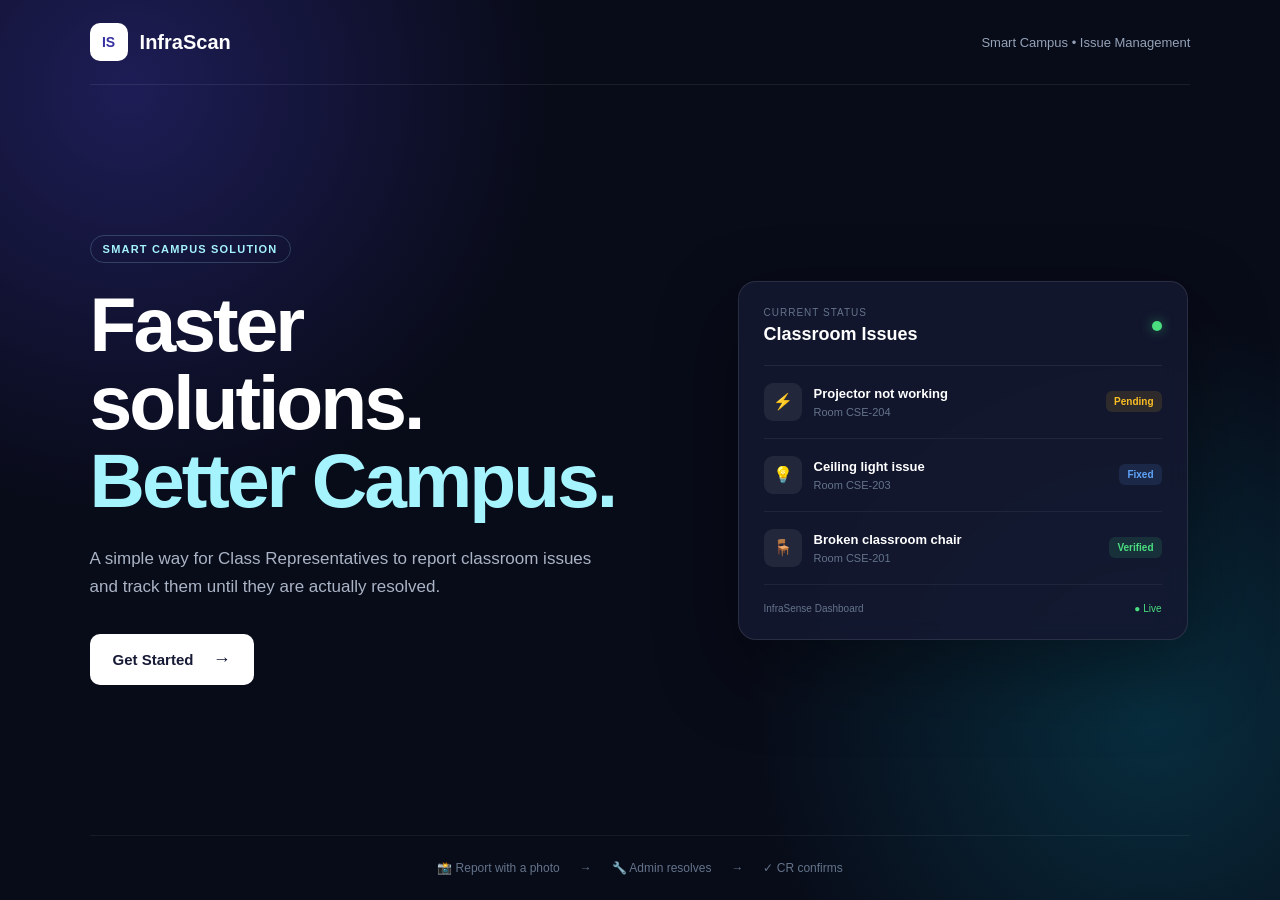
<file: index.html>
<!DOCTYPE html>
<html lang="en">
<head>
    <meta charset="UTF-8">
    <meta name="viewport" content="width=device-width, initial-scale=1.0">

    <title>InfraScan | Smart Campus</title>

    <link rel="stylesheet" href="./static/style.css">
</head>

<body>

    <main class="hero">

        <!-- Navigation -->
        <nav class="navbar">

            <div class="brand">
                <div class="brand-logo">IS</div>

                <span>InfraScan</span>
            </div>

            <div class="nav-text">
                Smart Campus • Issue Management
            </div>

        </nav>


        <!-- Main Content -->
        <section class="hero-content">

            <div class="hero-left">

                <div class="small-tag">
                    SMART CAMPUS SOLUTION
                </div>

                <h1>
                    Faster solutions.<br>
                    <span>Better Campus.</span>
                </h1>

                <p class="description">
                    A simple way for Class Representatives to report
                    classroom issues and track them until they are
                    actually resolved.
                </p>

                <button class="start-btn" onclick="startApp()">
                    Get Started
                    <span>→</span>
                </button>

            </div>


            <!-- Right Side -->
            <div class="hero-right">

                <div class="preview-card">

                    <div class="preview-top">

                        <div>
                            <p class="preview-label">CURRENT STATUS</p>
                            <h3>Classroom Issues</h3>
                        </div>

                        <div class="status-dot"></div>

                    </div>


                    <div class="issue-item">

                        <div class="issue-icon">⚡</div>

                        <div class="issue-info">
                            <strong>Projector not working</strong>
                            <small>Room CSE-204</small>
                        </div>

                        <span class="pending">Pending</span>

                    </div>


                    <div class="issue-item">

                        <div class="issue-icon">💡</div>

                        <div class="issue-info">
                            <strong>Ceiling light issue</strong>
                            <small>Room CSE-203</small>
                        </div>

                        <span class="fixed">Fixed</span>

                    </div>


                    <div class="issue-item">

                        <div class="issue-icon">🪑</div>

                        <div class="issue-info">
                            <strong>Broken classroom chair</strong>
                            <small>Room CSE-201</small>
                        </div>

                        <span class="verified">Verified</span>

                    </div>


                    <div class="card-footer">
                        <span>InfraSense Dashboard</span>
                        <span>● Live</span>
                    </div>

                </div>

            </div>

        </section>


        <!-- Bottom -->
        <div class="bottom-info">

            <span>📸 Report with a photo</span>
            <span>→</span>
            <span>🔧 Admin resolves</span>
            <span>→</span>
            <span>✓ CR confirms</span>

        </div>

    </main>


    <script src="./static/script.js"></script>

</body>
</html>
</file>
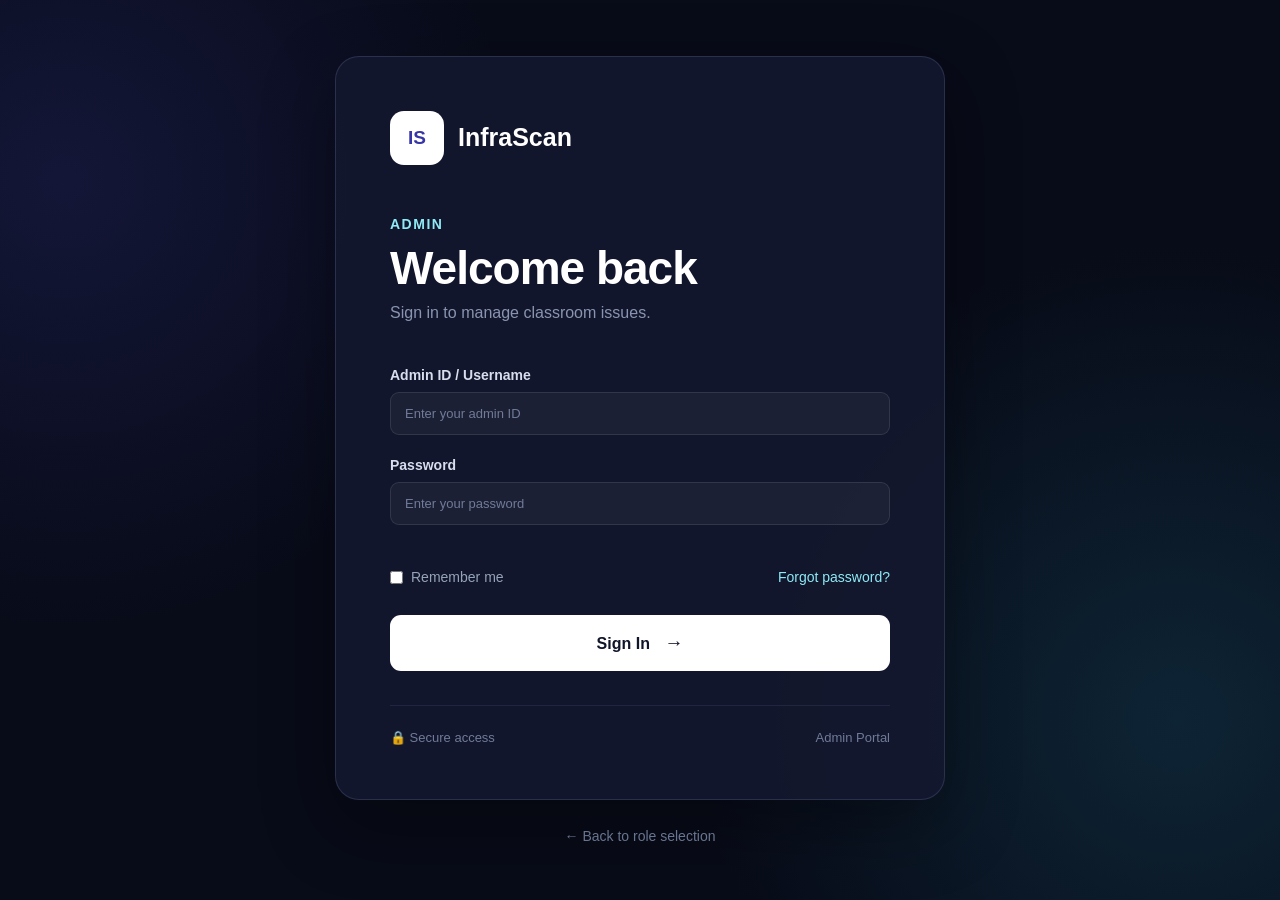
<file: admin-dashboard.html>
<!DOCTYPE html>
<html lang="en">

<head>

    <meta charset="UTF-8">

    <meta
        name="viewport"
        content="width=device-width, initial-scale=1.0">

    <title>
        Admin Dashboard | InfraSense
    </title>

    <link
        rel="stylesheet"
        href="./static/style.css">

</head>


<body class="admin-page">


    <nav class="admin-nav">

        <div class="admin-brand">

            <div class="admin-logo">
                IS
            </div>

            <span>
                InfraScan
            </span>

        </div>


        <div class="admin-nav-right">

            <span>
                Admin Portal
            </span>

            <button
                onclick="logout()"
                class="admin-logout">

                Logout

            </button>

        </div>

    </nav>



    <main class="admin-main">


        <section class="admin-welcome">

            <div>

                <span class="admin-label">
                    ADMIN PORTAL
                </span>

                <h1>
                    Issue Management
                </h1>

                <p>
                    Review classroom issues reported by CRs.
                </p>

            </div>

        </section>



        <section class="admin-stats">


            <div class="admin-stat-card">

                <span>
                    Total Reports
                </span>

                <strong id="totalReports">
                    0
                </strong>

            </div>


            <div class="admin-stat-card">

                <span>
                    Pending
                </span>

                <strong id="pendingReports">
                    0
                </strong>

            </div>


            <div class="admin-stat-card">

                <span>
                    Awaiting Confirmation
                </span>

                <strong id="confirmationReports">
                    0
                </strong>

            </div>


            <div class="admin-stat-card">

                <span>
                    Resolved
                </span>

                <strong id="resolvedReports">
                    0
                </strong>

            </div>

        </section>



        <section class="admin-complaints">


            <div class="admin-section-header">

                <div>

                    <h2>
                        Reported Issues
                    </h2>

                    <p>
                        Complaints submitted by Student / CR.
                    </p>

                </div>

            </div>



            <div class="admin-empty">

                <div class="admin-empty-icon">
                    ✓
                </div>

                <h3>
                    No issues reported yet
                </h3>

                <p>
                    New classroom complaints submitted by
                    CRs will appear here.
                </p>

            </div>


        </section>

    </main>


    <script src="./static/script.js"></script>

</body>

</html>
</file>
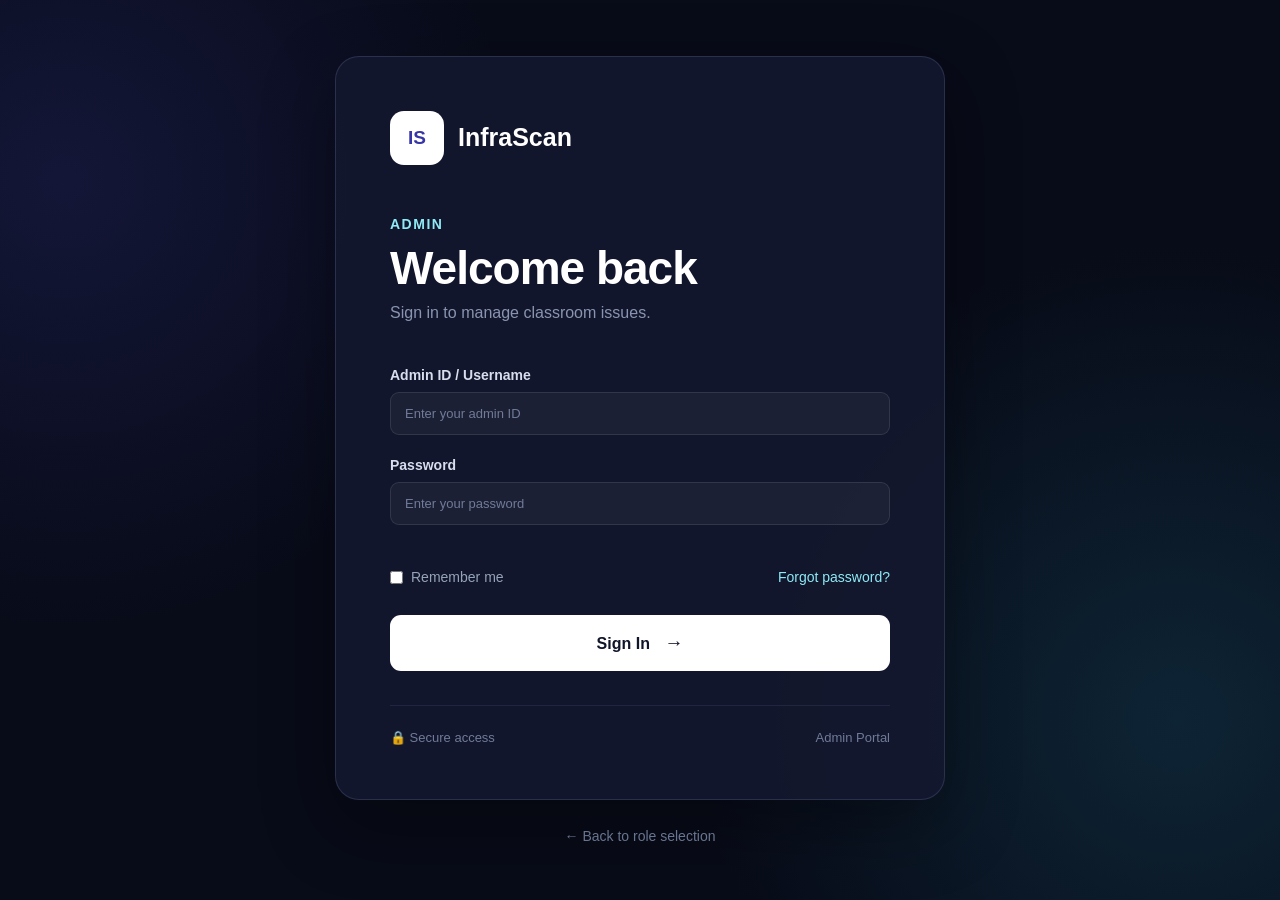
<file: admin-login.html>
<!DOCTYPE html>
<html lang="en">

<head>
    <meta charset="UTF-8">
    <meta name="viewport" content="width=device-width, initial-scale=1.0">

    <title>Admin Login | InfraScan</title>

    <link rel="stylesheet" href="./static/style.css">
</head>

<body class="login-page">

    <div class="login-card">

        <div class="login-brand">

            <div class="login-logo">
                IS
            </div>

            <span>InfraScan</span>

        </div>


        <div class="login-heading">

            <span class="login-role">
                ADMIN
            </span>

            <h1>Welcome back</h1>

            <p>
                Sign in to manage classroom issues.
            </p>

        </div>


        <form id="adminLoginForm">

            <div class="login-field">

                <label for="adminId">
                    Admin ID / Username
                </label>

                <input
                    type="text"
                    id="adminId"
                    placeholder="Enter your admin ID"
                    required>

            </div>


            <div class="login-field">

                <label for="adminPassword">
                    Password
                </label>

                <input
                    type="password"
                    id="adminPassword"
                    placeholder="Enter your password"
                    required>

            </div>


            <div class="login-options">

                <label class="remember">
                    <input type="checkbox">
                    Remember me
                </label>

                <a href="#" onclick="return false;">
                    Forgot password?
                </a>

            </div>


            <button
                type="submit"
                class="login-submit">

                Sign In
                <span>→</span>

            </button>

        </form>


        <div class="login-footer">

            <span>🔒 Secure access</span>

            <span>Admin Portal</span>

        </div>

    </div>


    <button
        class="back-role"
        onclick="window.location.href='role.html'">

        ← Back to role selection

    </button>


    <script src="./static/script.js"></script>

</body>

</html>
</file>
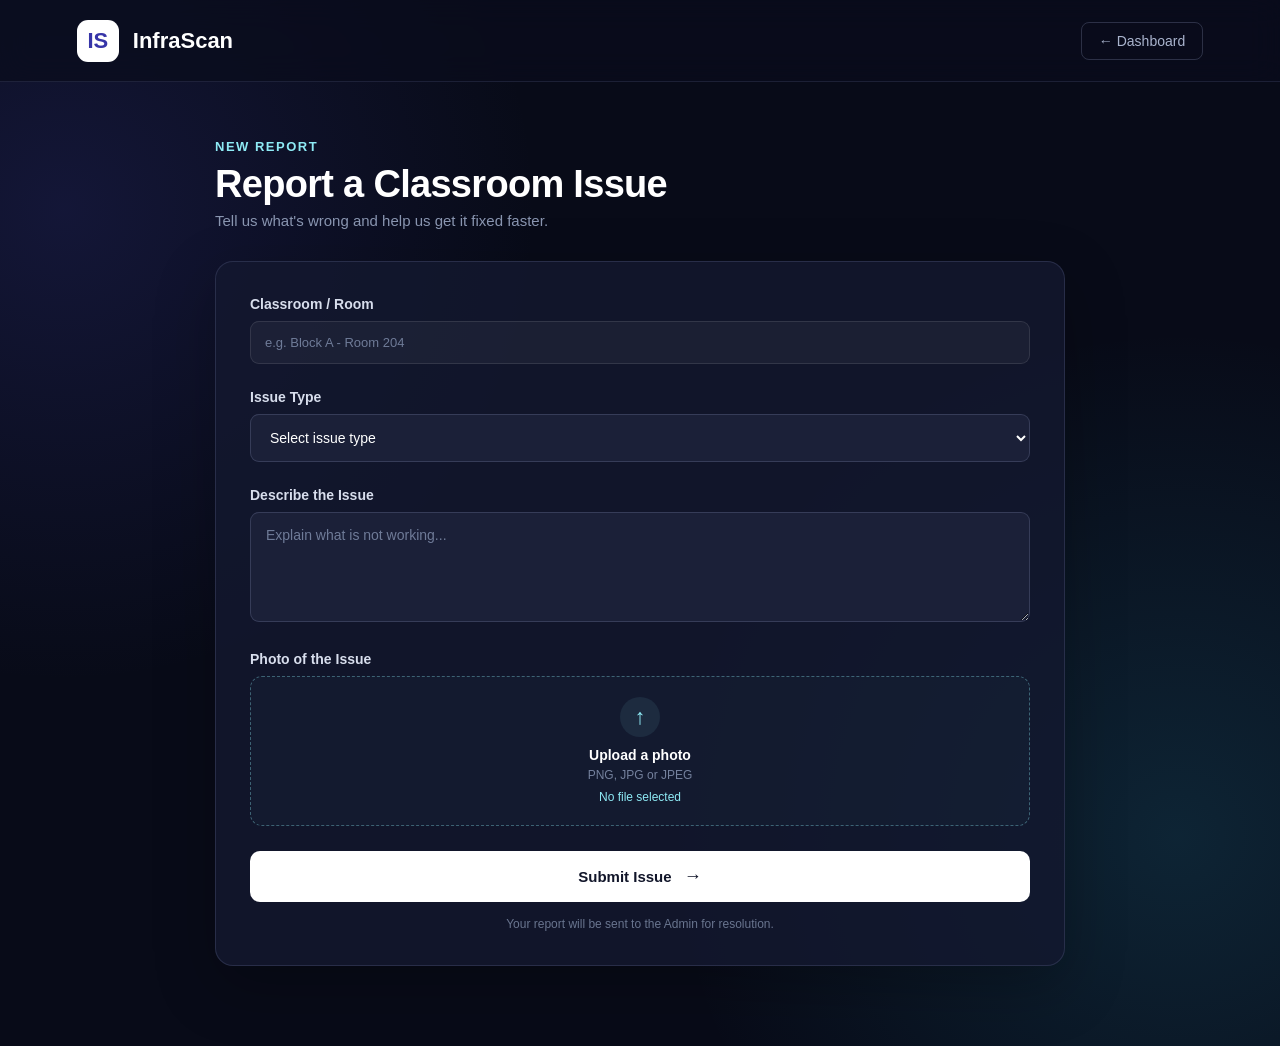
<file: new-complaint.html>
<!DOCTYPE html>
<html lang="en">

<head>

    <meta charset="UTF-8">

    <meta
        name="viewport"
        content="width=device-width, initial-scale=1.0">

    <title>Report Issue | InfraScan</title>

    <link
        rel="stylesheet"
        href="./static/style.css">

</head>


<body class="report-page">


    <!-- =========================
         NAVIGATION
    ========================== -->

    <nav class="report-nav">

        <div class="report-brand">

            <div class="report-logo">
                IS
            </div>

            <span>
                InfraScan
            </span>

        </div>


        <button
            type="button"
            class="back-dashboard"
            onclick="goBack()">

            ← Dashboard

        </button>

    </nav>



    <!-- =========================
         MAIN CONTENT
    ========================== -->

    <main class="report-container">


        <div class="report-heading">

            <span class="report-label">
                NEW REPORT
            </span>

            <h1>
                Report a Classroom Issue
            </h1>

            <p>
                Tell us what's wrong and help us get it fixed faster.
            </p>

        </div>



        <!-- =========================
             REPORT FORM
        ========================== -->

        <section class="report-card">


            <form id="issueForm">


                <!-- Classroom -->

                <div class="form-group">

                    <label for="classroom">
                        Classroom / Room
                    </label>

                    <input
                        type="text"
                        id="classroom"
                        name="classroom"
                        placeholder="e.g. Block A - Room 204"
                        required>

                </div>



                <!-- Issue Type -->

                <div class="form-group">

                    <label for="issueType">
                        Issue Type
                    </label>

                    <select
                        id="issueType"
                        name="issueType"
                        required>

                        <option value="">
                            Select issue type
                        </option>

                        <option value="Electricity">
                            Electricity / Power
                        </option>

                        <option value="Fan">
                            Fan / AC
                        </option>

                        <option value="Light">
                            Light
                        </option>

                        <option value="Furniture">
                            Furniture / Desk
                        </option>

                        <option value="Projector">
                            Projector / Display
                        </option>

                        <option value="Network">
                            Internet / Network
                        </option>

                        <option value="Other">
                            Other
                        </option>

                    </select>

                </div>



                <!-- Description -->

                <div class="form-group">

                    <label for="description">
                        Describe the Issue
                    </label>

                    <textarea
                        id="description"
                        name="description"
                        rows="5"
                        placeholder="Explain what is not working..."
                        required></textarea>

                </div>



                <!-- Photo -->

                <div class="form-group">

                    <label for="issuePhoto">
                        Photo of the Issue
                    </label>


                    <div class="upload-box">

                        <input
                            type="file"
                            id="issuePhoto"
                            name="issuePhoto"
                            accept="image/png,image/jpeg,image/jpg"
                            onchange="showFileName()">


                        <div class="upload-content">

                            <div class="upload-icon">
                                ↑
                            </div>

                            <strong>
                                Upload a photo
                            </strong>

                            <span>
                                PNG, JPG or JPEG
                            </span>

                            <small id="fileName">
                                No file selected
                            </small>

                        </div>

                    </div>

                </div>



                <!-- Submit -->

                <button
                    type="submit"
                    class="submit-issue-btn">

                    Submit Issue
                    <span>→</span>

                </button>


                <p class="form-note">

                    Your report will be sent to the Admin
                    for resolution.

                </p>


            </form>

        </section>

    </main>


    <!-- =========================
         JAVASCRIPT
    ========================== -->

    <script src="./static/script.js"></script>

</body>

</html>
</file>
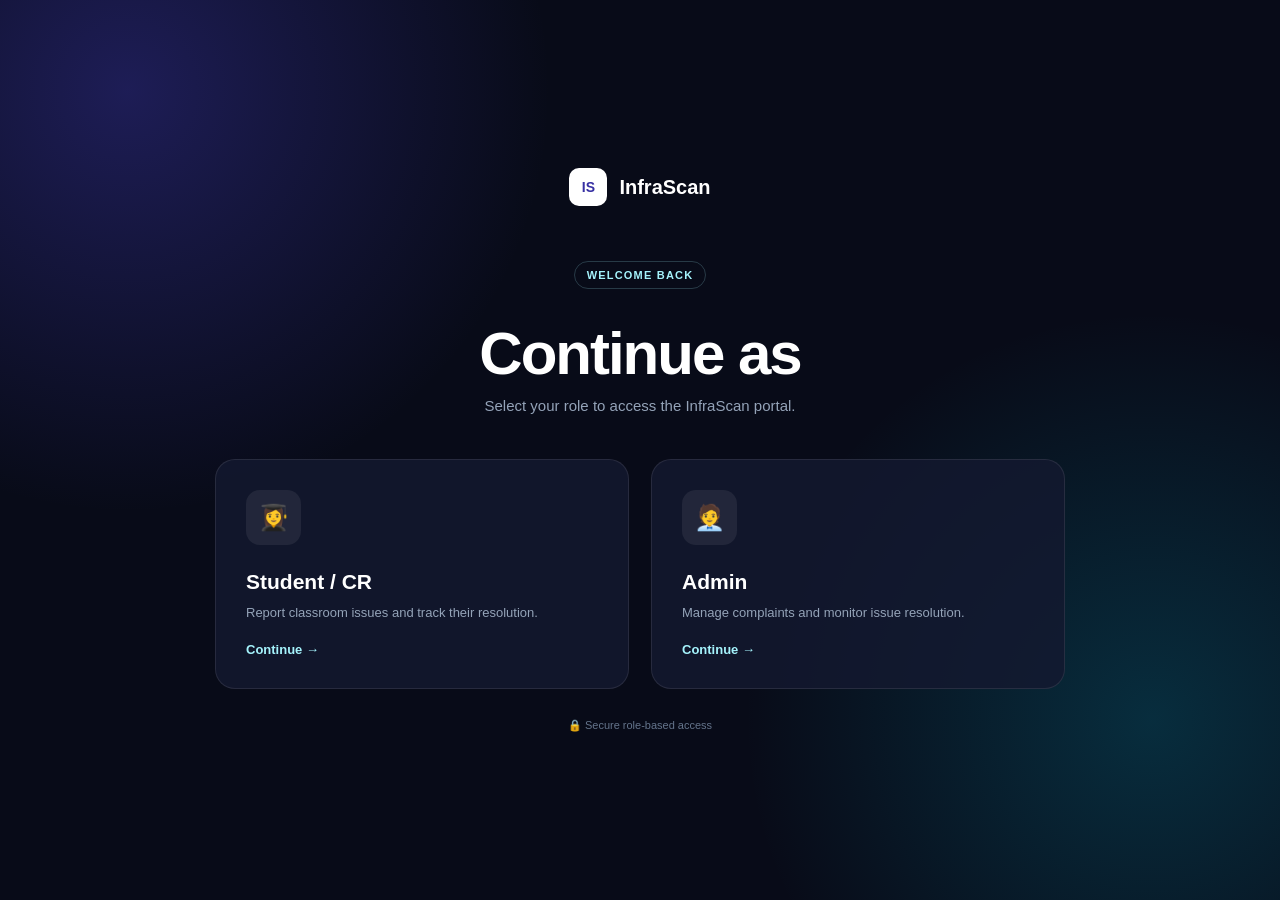
<file: role.html>
<!DOCTYPE html>
<html lang="en">

<head>

    <meta charset="UTF-8">

    <meta
        name="viewport"
        content="width=device-width, initial-scale=1.0">

    <title>
        InfraSense | Select Role
    </title>

    <link
        rel="stylesheet"
        href="./static/style.css">

</head>


<body>


    <main class="role-page">


        <div class="role-container">


            <div class="brand">

                <div class="brand-logo">
                    IS
                </div>

                <span>
                    InfraScan
                </span>

            </div>



            <div class="role-heading">

                <p class="small-tag">
                    WELCOME BACK
                </p>

                <h1>
                    Continue as
                </h1>

                <p>
                    Select your role to access the InfraScan portal.
                </p>

            </div>



            <div class="role-cards">


                <div
                    class="role-card"
                    onclick="openStudentLogin()">

                    <div class="role-icon student-icon">
                        👩‍🎓
                    </div>

                    <div class="role-info">

                        <h2>
                            Student / CR
                        </h2>

                        <p>
                            Report classroom issues and track
                            their resolution.
                        </p>

                        <span class="role-link">
                            Continue →
                        </span>

                    </div>

                </div>



                <div
                    class="role-card"
                    onclick="openAdminLogin()">

                    <div class="role-icon admin-icon">
                        🧑‍💼
                    </div>

                    <div class="role-info">

                        <h2>
                            Admin
                        </h2>

                        <p>
                            Manage complaints and monitor
                            issue resolution.
                        </p>

                        <span class="role-link">
                            Continue →
                        </span>

                    </div>

                </div>


            </div>



            <p class="secure-text">
                🔒 Secure role-based access
            </p>


        </div>

    </main>


    <script src="./static/script.js"></script>

</body>

</html>
</file>
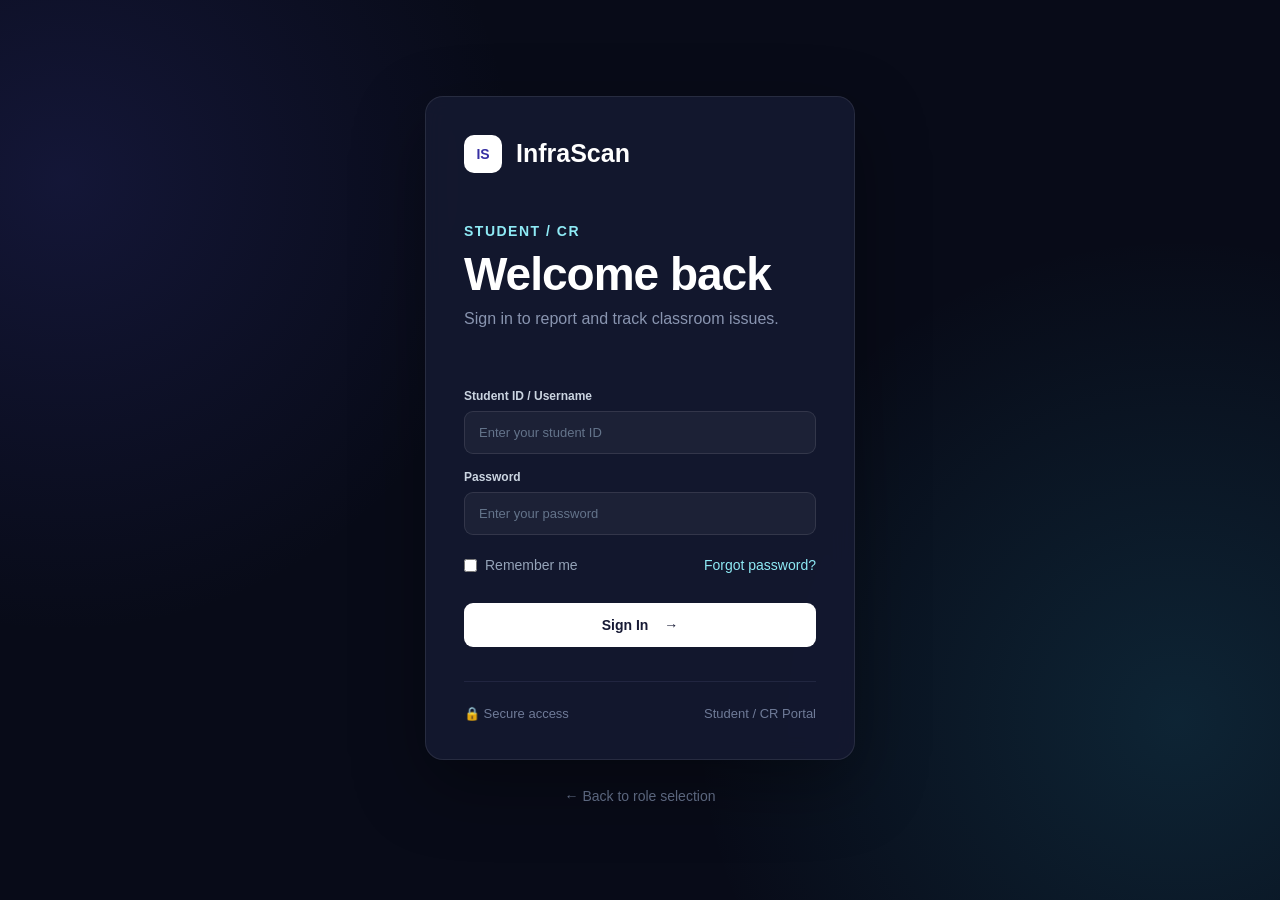
<file: student-dashboard.html>
<!DOCTYPE html>
<html lang="en">

<head>

    <meta charset="UTF-8">

    <meta
        name="viewport"
        content="width=device-width, initial-scale=1.0">

    <title>
        Student / CR Dashboard | InfraScan
    </title>

    <link
        rel="stylesheet"
        href="./static/style.css">

</head>


<body class="infra-dashboard">


    <!-- =====================================================
         NAVIGATION
    ====================================================== -->

    <nav class="dashboard-nav">

        <div class="dashboard-brand">

            <div class="dashboard-logo">
                IS
            </div>

            <span>
                InfraScan
            </span>

        </div>


        <div class="dashboard-right">

            <span class="portal-text">
                Student / CR Portal
            </span>

            <button
                class="dashboard-logout"
                onclick="logout()">

                Logout

            </button>

        </div>

    </nav>



    <!-- =====================================================
         MAIN DASHBOARD
    ====================================================== -->

    <main class="dashboard-main">


        <!-- Welcome Section -->

        <section class="dashboard-welcome">

            <div>

                <span class="dashboard-label">
                    STUDENT / CR
                </span>

                <h1>
                    Welcome back
                </h1>

                <p>
                    Report and track classroom issues from one place.
                </p>

            </div>


            <button
                class="new-issue-btn"
                onclick="reportIssue()">

                <span>+</span>
                Report New Issue

            </button>

        </section>



<section class="complaints-card">

    <div class="complaints-header">

        <div>
            <h2>
                Your Complaints
            </h2>

            <p>
                Issues reported by you will appear here.
            </p>
        </div>

    </div>


    <!-- Complaints will be loaded here -->
    <div id="complaintsList"></div>


    <!-- Empty state -->
    <div
        class="empty-dashboard"
        id="emptyDashboard">

        <div class="empty-circle">
            ✓
        </div>

        <h3>
            No complaints reported yet
        </h3>

        <p>
            Found something broken or not working
            in your classroom?
            Report it and we'll help get it resolved.
        </p>

        <button
            class="empty-report-btn"
            onclick="reportIssue()">

            Report Your First Issue →

        </button>

    </div>

</section>



    <!-- =====================================================
         JAVASCRIPT
    ====================================================== -->

    <script src="./static/script.js"></script>

</body>

</html>
</file>
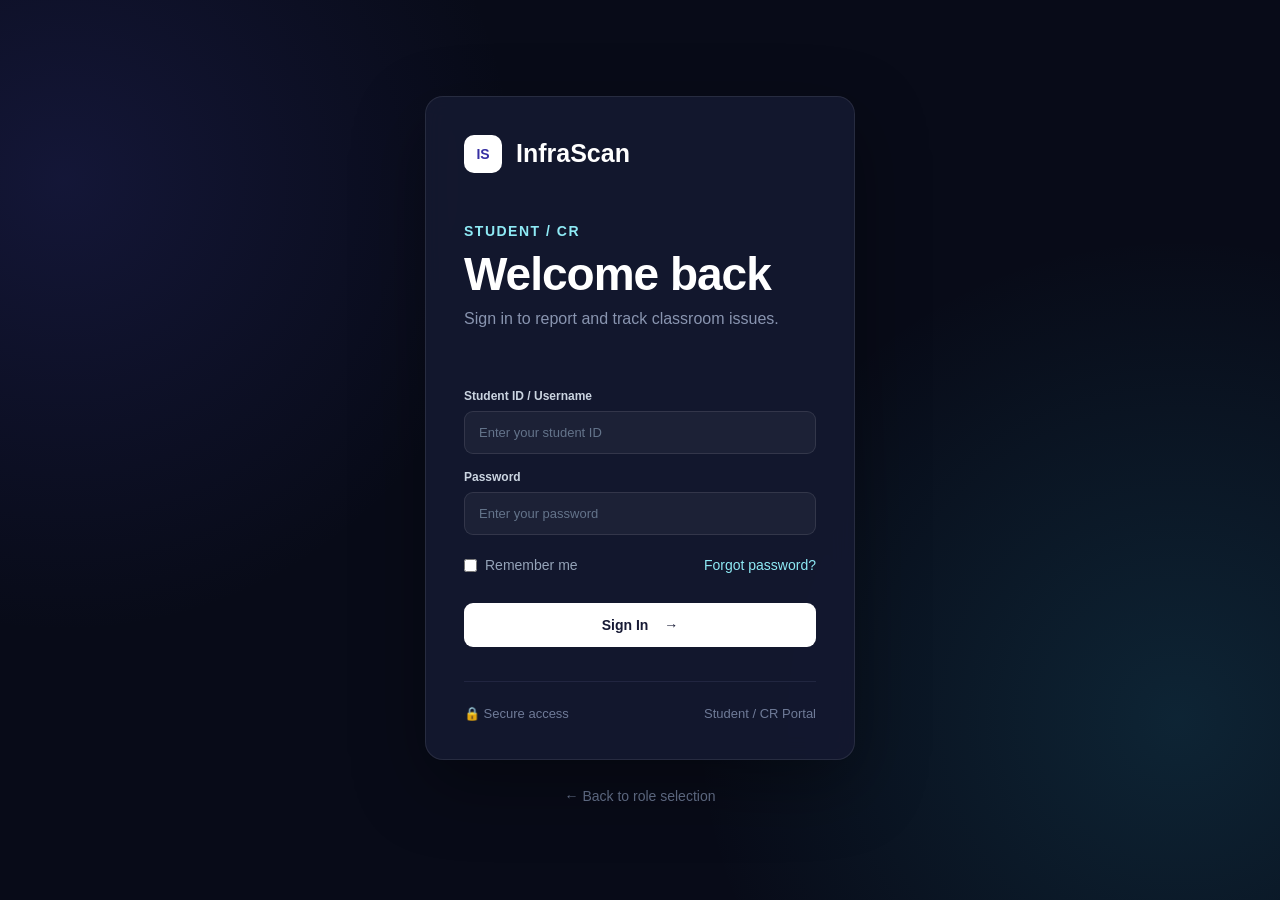
<file: student-login.html>
<!DOCTYPE html>
<html lang="en">

<head>
    <meta charset="UTF-8">
    <meta name="viewport" content="width=device-width, initial-scale=1.0">

    <title>InfraSense | Student Login</title>

    <link rel="stylesheet" href="./static/style.css">
</head>

<body>

    <main class="login-page">

        <div class="login-box">

            <div class="login-brand">
                <div class="brand-logo">IS</div>
                <span>InfraScan</span>
            </div>


            <div class="login-heading">

                <div class="login-role">
                    STUDENT / CR
                </div>

                <h1>Welcome back</h1>

                <p>
                    Sign in to report and track classroom issues.
                </p>

            </div>


            <form id="studentLoginForm">

                <label for="username">
                    Student ID / Username
                </label>

                <input
                    type="text"
                    id="username"
                    placeholder="Enter your student ID"
                    required>


                <label for="password">
                    Password
                </label>

                <input
                    type="password"
                    id="password"
                    placeholder="Enter your password"
                    required>


                <div class="login-options">

                    <label class="remember">
                        <input type="checkbox">
                        Remember me
                    </label>

                    <a href="#" onclick="return false;">
                        Forgot password?
                    </a>

                </div>


                <button
                    type="submit"
                    class="login-btn">

                    Sign In
                    <span>→</span>

                </button>

            </form>


            <div class="login-footer">

                <span>🔒 Secure access</span>

                <span>Student / CR Portal</span>

            </div>

        </div>


        <p
            class="back-role"
            onclick="window.location.href='role.html'">

            ← Back to role selection

        </p>

    </main>


    <script src="./static/script.js"></script>

</body>

</html>
</file>
<file: static/style.css>
/* * {
    margin: 0;
    padding: 0;
    box-sizing: border-box;
    font-family: Arial, sans-serif;
}

body {
    min-height: 100vh;
}

.background {
    min-height: 100vh;

    display: flex;
    justify-content: center;
    align-items: center;

    background:
        radial-gradient(circle at top left, #4f46e5, transparent 35%),
        radial-gradient(circle at bottom right, #06b6d4, transparent 35%),
        #080b18;
}

.container {
    width: 90%;
    max-width: 600px;

    text-align: center;
    color: white;

    padding: 60px 30px;

    background: rgba(255,255,255,0.08);
    border: 1px solid rgba(255,255,255,0.15);

    border-radius: 30px;

    backdrop-filter: blur(20px);

    box-shadow: 0 25px 70px rgba(0,0,0,0.4);
}

.logo {
    width: 75px;
    height: 75px;

    margin: 0 auto 25px;

    display: flex;
    justify-content: center;
    align-items: center;

    border-radius: 22px;

    background: white;
    color: #4f46e5;

    font-size: 28px;
    font-weight: bold;

    box-shadow: 0 10px 30px rgba(0,0,0,0.25);
}

h1 {
    font-size: 48px;
    margin-bottom: 8px;
}

.tagline {
    font-size: 20px;
    color: #a5f3fc;
    font-weight: 600;
}

.welcome-text {
    margin: 25px 0 35px;
    color: #cbd5e1;
    font-size: 16px;
}

button {
    border: none;
    padding: 15px 35px;

    border-radius: 50px;

    background: white;
    color: #312e81;

    font-size: 16px;
    font-weight: bold;

    cursor: pointer;

    transition: 0.3s;
}

button:hover {
    transform: translateY(-3px);
    box-shadow: 0 10px 30px rgba(255,255,255,0.25);
} */
 * {
    margin: 0;
    padding: 0;
    box-sizing: border-box;
}

html,
body {
    width: 100%;
    min-height: 100%;
    font-family: Arial, Helvetica, sans-serif;
}

body {
    background: #080b18;
    color: white;
}


/* MAIN */

.hero {
    min-height: 100vh;
    width: 100%;

    display: flex;
    flex-direction: column;

    padding: 0 7%;

    background:
        radial-gradient(
            circle at 10% 10%,
            rgba(79, 70, 229, 0.30),
            transparent 30%
        ),
        radial-gradient(
            circle at 90% 80%,
            rgba(6, 182, 212, 0.20),
            transparent 30%
        ),
        #080b18;
}


/* NAVBAR */

.navbar {
    width: 100%;
    height: 85px;

    display: flex;
    align-items: center;
    justify-content: space-between;

    border-bottom: 1px solid rgba(255,255,255,0.08);
}

.brand {
    display: flex;
    align-items: center;
    gap: 12px;

    font-size: 20px;
    font-weight: 700;
}

.brand-logo {
    width: 38px;
    height: 38px;

    display: flex;
    align-items: center;
    justify-content: center;

    border-radius: 10px;

    background: white;
    color: #3730a3;

    font-size: 14px;
    font-weight: 800;
}

.nav-text {
    font-size: 13px;
    color: #94a3b8;
}


/* HERO CONTENT */

.hero-content {
    flex: 1;

    display: grid;
    grid-template-columns: 1.1fr 0.9fr;

    align-items: center;
    gap: 8%;

    max-width: 1250px;
    width: 100%;

    margin: auto;
}


/* LEFT */

.hero-left {
    max-width: 620px;
}

.small-tag {
    display: inline-block;

    padding: 7px 12px;

    border: 1px solid rgba(165,243,252,0.2);
    border-radius: 20px;

    color: #a5f3fc;

    font-size: 11px;
    font-weight: 700;
    letter-spacing: 1.2px;

    margin-bottom: 22px;
}

h1 {
    font-size: clamp(46px, 6vw, 78px);
    line-height: 1.02;
    letter-spacing: -3px;
    font-weight: 700;
}

h1 span {
    color: #a5f3fc;
}

.description {
    max-width: 530px;

    margin-top: 25px;

    color: #aab4c5;

    font-size: 17px;
    line-height: 1.7;
}

.start-btn {
    margin-top: 32px;

    padding: 15px 23px;

    border: none;
    border-radius: 10px;

    background: white;
    color: #171a35;

    font-size: 15px;
    font-weight: 700;

    cursor: pointer;

    transition: 0.25s ease;
}

.start-btn span {
    margin-left: 15px;
    font-size: 18px;
}

.start-btn:hover {
    transform: translateY(-2px);
    box-shadow: 0 12px 30px rgba(255,255,255,0.15);
}


/* RIGHT PREVIEW */

.hero-right {
    display: flex;
    justify-content: center;
}

.preview-card {
    width: 100%;
    max-width: 450px;

    padding: 25px;

    border-radius: 18px;

    background: rgba(20, 25, 48, 0.88);

    border: 1px solid rgba(255,255,255,0.10);

    box-shadow:
        0 30px 80px rgba(0,0,0,0.35);

    backdrop-filter: blur(12px);
}

.preview-top {
    display: flex;
    justify-content: space-between;
    align-items: center;

    padding-bottom: 20px;

    border-bottom: 1px solid rgba(255,255,255,0.08);
}

.preview-label {
    color: #64748b;

    font-size: 10px;
    letter-spacing: 1px;

    margin-bottom: 6px;
}

.preview-top h3 {
    font-size: 18px;
}

.status-dot {
    width: 10px;
    height: 10px;

    border-radius: 50%;

    background: #4ade80;

    box-shadow: 0 0 12px rgba(74,222,128,0.5);
}


/* ISSUE ITEMS */

.issue-item {
    display: flex;
    align-items: center;

    gap: 12px;

    padding: 17px 0;

    border-bottom: 1px solid rgba(255,255,255,0.06);
}

.issue-icon {
    width: 38px;
    height: 38px;

    display: flex;
    align-items: center;
    justify-content: center;

    border-radius: 9px;

    background: rgba(255,255,255,0.07);

    font-size: 16px;
}

.issue-info {
    flex: 1;

    display: flex;
    flex-direction: column;

    gap: 5px;
}

.issue-info strong {
    font-size: 13px;
}

.issue-info small {
    color: #64748b;
    font-size: 11px;
}

.pending,
.fixed,
.verified {
    font-size: 10px;
    font-weight: 700;

    padding: 5px 8px;

    border-radius: 6px;
}

.pending {
    background: rgba(251,191,36,0.12);
    color: #fbbf24;
}

.fixed {
    background: rgba(96,165,250,0.12);
    color: #60a5fa;
}

.verified {
    background: rgba(74,222,128,0.12);
    color: #4ade80;
}


/* FOOTER */

.card-footer {
    display: flex;
    justify-content: space-between;

    padding-top: 18px;

    color: #64748b;

    font-size: 10px;
}

.card-footer span:last-child {
    color: #4ade80;
}


/* BOTTOM */

.bottom-info {
    min-height: 65px;

    display: flex;
    justify-content: center;
    align-items: center;

    gap: 20px;

    color: #64748b;

    font-size: 12px;

    border-top: 1px solid rgba(255,255,255,0.06);
}


/* TABLET */

@media (max-width: 900px) {

    .hero {
        padding: 0 5%;
    }

    .hero-content {
        grid-template-columns: 1fr;

        gap: 50px;

        padding: 60px 0;
    }

    .hero-left {
        max-width: 700px;
    }

    .hero-right {
        justify-content: flex-start;
    }

    .preview-card {
        max-width: 600px;
    }
}


/* MOBILE */

@media (max-width: 600px) {

    .hero {
        padding: 0 20px;
    }

    .navbar {
        height: 70px;
    }

    .nav-text {
        display: none;
    }

    .brand {
        font-size: 18px;
    }

    .brand-logo {
        width: 34px;
        height: 34px;
    }

    .hero-content {
        padding: 55px 0 40px;

        gap: 45px;
    }

    h1 {
        font-size: 48px;
        letter-spacing: -2px;
    }

    .description {
        font-size: 15px;
        line-height: 1.6;
    }

    .start-btn {
        width: 100%;
        padding: 16px;
    }

    .preview-card {
        padding: 18px;

        border-radius: 15px;
    }

    .issue-item {
        gap: 8px;
    }

    .issue-info strong {
        font-size: 12px;
    }

    .pending,
    .fixed,
    .verified {
        font-size: 9px;
        padding: 4px 6px;
    }

    .bottom-info {
        display: none;
    }
}







/* ROLE SELECTION */

.role-page {
    min-height: 100vh;
    width: 100%;

    display: flex;
    align-items: center;
    justify-content: center;

    padding: 40px 20px;

    background:
        radial-gradient(
            circle at 10% 10%,
            rgba(79, 70, 229, 0.30),
            transparent 30%
        ),
        radial-gradient(
            circle at 90% 80%,
            rgba(6, 182, 212, 0.20),
            transparent 30%
        ),
        #080b18;
}

.role-container {
    width: 100%;
    max-width: 850px;

    text-align: center;
}

.role-container > .brand {
    justify-content: center;
    margin-bottom: 55px;
}

.role-heading h1 {
    font-size: clamp(40px, 6vw, 60px);
    margin: 12px 0;
    letter-spacing: -2px;
}

.role-heading p:not(.small-tag) {
    color: #94a3b8;
    font-size: 15px;
}

.role-cards {
    display: grid;
    grid-template-columns: 1fr 1fr;

    gap: 22px;

    margin-top: 45px;
}

.role-card {
    text-align: left;

    padding: 30px;

    min-height: 230px;

    background: rgba(20, 25, 48, 0.82);

    border: 1px solid rgba(255,255,255,0.09);

    border-radius: 20px;

    cursor: pointer;

    transition:
        transform 0.25s ease,
        border-color 0.25s ease,
        background 0.25s ease;

    display: flex;
    flex-direction: column;
    justify-content: space-between;
}

.role-card:hover {
    transform: translateY(-6px);

    border-color: rgba(165,243,252,0.35);

    background: rgba(25,31,58,0.95);
}

.role-icon {
    width: 55px;
    height: 55px;

    display: flex;
    align-items: center;
    justify-content: center;

    border-radius: 14px;

    background: rgba(255,255,255,0.07);

    font-size: 25px;
}

.role-info {
    margin-top: 25px;
}

.role-info h2 {
    font-size: 21px;
    margin-bottom: 9px;
}

.role-info p {
    color: #94a3b8;

    font-size: 13px;

    line-height: 1.6;

    max-width: 300px;
}

.role-link {
    display: inline-block;

    margin-top: 18px;

    color: #a5f3fc;

    font-size: 13px;
    font-weight: 700;
}

.secure-text {
    margin-top: 30px;

    color: #64748b;

    font-size: 11px;
}


/* MOBILE */

@media (max-width: 650px) {

    .role-page {
        padding: 30px 18px;
    }

    .role-container > .brand {
        margin-bottom: 40px;
    }

    .role-cards {
        grid-template-columns: 1fr;

        gap: 15px;

        margin-top: 35px;
    }

    .role-card {
        min-height: 190px;
        padding: 24px;
    }

}









/* =========================
   STUDENT LOGIN
========================= */

.login-page {
    min-height: 100vh;
    width: 100%;

    display: flex;
    align-items: center;
    justify-content: center;

    flex-direction: column;

    padding: 30px 20px;

    background:
        radial-gradient(
            circle at 10% 10%,
            rgba(79, 70, 229, 0.30),
            transparent 30%
        ),
        radial-gradient(
            circle at 90% 80%,
            rgba(6, 182, 212, 0.20),
            transparent 30%
        ),
        #080b18;
}


.login-box {
    width: 100%;
    max-width: 430px;

    padding: 38px;

    background: rgba(20, 25, 48, 0.90);

    border: 1px solid rgba(255,255,255,0.09);

    border-radius: 18px;

    box-shadow:
        0 25px 70px rgba(0,0,0,0.35);

    backdrop-filter: blur(12px);
}


/* BRAND */

.login-brand {
    display: flex;
    align-items: center;

    gap: 11px;

    font-size: 19px;
    font-weight: 700;

    margin-bottom: 38px;
}


/* HEADING */

.login-heading {
    margin-bottom: 28px;
}

.login-role {
    color: #a5f3fc;

    font-size: 10px;
    font-weight: 700;

    letter-spacing: 1.2px;

    margin-bottom: 10px;
}

.login-heading h1 {
    font-size: 34px;

    letter-spacing: -1px;

    margin-bottom: 8px;
}

.login-heading p {
    color: #94a3b8;

    font-size: 13px;

    line-height: 1.6;
}


/* FORM */

form {
    display: flex;
    flex-direction: column;
}

form > label {
    color: #cbd5e1;

    font-size: 12px;
    font-weight: 600;

    margin-bottom: 8px;

    margin-top: 16px;
}

form input[type="text"],
form input[type="password"] {

    width: 100%;

    padding: 13px 14px;

    border-radius: 9px;

    border: 1px solid rgba(255,255,255,0.10);

    outline: none;

    background: rgba(255,255,255,0.045);

    color: white;

    font-size: 13px;

    transition: 0.2s;
}

form input[type="text"]:focus,
form input[type="password"]:focus {

    border-color: rgba(165,243,252,0.5);

    background: rgba(255,255,255,0.065);
}

form input::placeholder {
    color: #64748b;
}


/* OPTIONS */

.login-options {
    display: flex;

    justify-content: space-between;
    align-items: center;

    margin: 18px 0 24px;

    font-size: 11px;
}

.remember {
    display: flex;
    align-items: center;

    gap: 6px;

    color: #94a3b8;
}

.remember input {
    accent-color: #a5f3fc;
}

.login-options a {
    color: #a5f3fc;

    text-decoration: none;
}


/* BUTTON */

.login-btn {
    width: 100%;

    padding: 14px;

    border: none;

    border-radius: 9px;

    background: white;

    color: #171a35;

    font-size: 14px;

    font-weight: 700;

    cursor: pointer;

    transition: 0.25s;
}

.login-btn span {
    margin-left: 12px;
}

.login-btn:hover {
    transform: translateY(-2px);

    box-shadow:
        0 10px 25px rgba(255,255,255,0.12);
}


/* FOOTER */

.login-footer {
    display: flex;

    justify-content: space-between;

    margin-top: 25px;

    padding-top: 18px;

    border-top: 1px solid rgba(255,255,255,0.07);

    color: #64748b;

    font-size: 10px;
}


/* BACK */

.back-role {
    margin-top: 22px;

    color: #64748b;

    font-size: 11px;

    cursor: pointer;

    transition: 0.2s;
}

.back-role:hover {
    color: #a5f3fc;
}


/* MOBILE */

@media (max-width: 500px) {

    .login-page {
        padding: 20px 16px;
    }

    .login-box {
        padding: 28px 22px;

        border-radius: 15px;
    }

    .login-brand {
        margin-bottom: 30px;
    }

    .login-heading h1 {
        font-size: 30px;
    }

}







/* =========================================
   INFRASENSE STUDENT DASHBOARD
   Matches Login Page Theme
========================================= */

.infra-dashboard {
    min-height: 100vh;
    margin: 0;
    color: #ffffff;

    background:
        radial-gradient(
            circle at 5% 20%,
            rgba(66, 67, 180, 0.20),
            transparent 32%
        ),
        radial-gradient(
            circle at 92% 80%,
            rgba(45, 180, 215, 0.15),
            transparent 35%
        ),
        #080b18;

    font-family: Arial, Helvetica, sans-serif;
}


/* NAVBAR */

.dashboard-nav {
    height: 82px;
    padding: 0 6%;
    display: flex;
    align-items: center;
    justify-content: space-between;

    border-bottom: 1px solid rgba(130, 140, 190, 0.16);
    background: rgba(10, 13, 29, 0.75);
    backdrop-filter: blur(15px);
}

.dashboard-brand {
    display: flex;
    align-items: center;
    gap: 14px;

    font-size: 22px;
    font-weight: 700;
}

.dashboard-logo {
    width: 42px;
    height: 42px;

    display: flex;
    align-items: center;
    justify-content: center;

    background: #ffffff;
    color: #3735a8;

    border-radius: 11px;
    font-weight: 800;
}

.dashboard-right {
    display: flex;
    align-items: center;
    gap: 22px;
}

.portal-text {
    color: #7f8ba8;
    font-size: 14px;
}

.dashboard-logout {
    padding: 10px 18px;

    color: #aab4ce;
    background: transparent;

    border: 1px solid rgba(150, 160, 200, 0.25);
    border-radius: 8px;

    cursor: pointer;
    font-size: 14px;
}

.dashboard-logout:hover {
    color: #ffffff;
    border-color: #8eeaf5;
}


/* MAIN */

.dashboard-main {
    width: 88%;
    max-width: 1180px;
    margin: auto;

    padding: 60px 0 80px;
}


/* WELCOME */

.dashboard-welcome {
    display: flex;
    align-items: center;
    justify-content: space-between;

    gap: 30px;
    margin-bottom: 45px;
}

.dashboard-label {
    color: #8eeaf5;

    font-size: 14px;
    font-weight: 700;

    letter-spacing: 1.5px;
}

.dashboard-welcome h1 {
    margin: 10px 0 8px;

    font-size: 42px;
    letter-spacing: -1px;
}

.dashboard-welcome p {
    margin: 0;

    color: #8995b0;
    font-size: 16px;
}


/* REPORT BUTTON */

.new-issue-btn {
    padding: 15px 23px;

    border: none;
    border-radius: 10px;

    background: #ffffff;
    color: #111529;

    font-size: 15px;
    font-weight: 700;

    cursor: pointer;

    transition: 0.2s ease;
}

.new-issue-btn span {
    font-size: 19px;
    margin-right: 7px;
}

.new-issue-btn:hover {
    transform: translateY(-2px);

    box-shadow:
        0 10px 30px rgba(100, 220, 240, 0.16);
}


/* COMPLAINT CARD */

.complaints-card {
    background: rgba(20, 24, 47, 0.82);

    border: 1px solid rgba(130, 140, 190, 0.20);

    border-radius: 20px;

    overflow: hidden;

    box-shadow:
        0 20px 60px rgba(0, 0, 0, 0.25);
}

.complaints-header {
    padding: 28px 32px;

    border-bottom: 1px solid rgba(130, 140, 190, 0.13);
}

.complaints-header h2 {
    margin: 0 0 7px;

    font-size: 21px;
}

.complaints-header p {
    margin: 0;

    color: #7f8ba8;
    font-size: 14px;
}


/* EMPTY STATE */

.empty-dashboard {
    min-height: 380px;

    display: flex;
    flex-direction: column;
    align-items: center;
    justify-content: center;

    text-align: center;

    padding: 45px 25px;
}

.empty-circle {
    width: 66px;
    height: 66px;

    display: flex;
    align-items: center;
    justify-content: center;

    border-radius: 50%;

    color: #8eeaf5;

    background: rgba(82, 217, 236, 0.08);

    border: 1px solid rgba(142, 234, 245, 0.22);

    font-size: 27px;

    margin-bottom: 22px;

    box-shadow:
        0 0 30px rgba(80, 220, 240, 0.08);
}

.empty-dashboard h3 {
    margin: 0 0 10px;

    font-size: 21px;
}

.empty-dashboard p {
    max-width: 500px;

    margin: 0 0 25px;

    color: #7f8ba8;

    line-height: 1.7;
    font-size: 14px;
}


/* EMPTY REPORT BUTTON */

.empty-report-btn {
    padding: 12px 20px;

    background: transparent;

    color: #8eeaf5;

    border: 1px solid rgba(142, 234, 245, 0.35);

    border-radius: 9px;

    font-size: 14px;
    font-weight: 600;

    cursor: pointer;

    transition: 0.2s ease;
}

.empty-report-btn:hover {
    background: rgba(142, 234, 245, 0.07);

    border-color: #8eeaf5;
}


/* MOBILE */

@media (max-width: 700px) {

    .dashboard-nav {
        height: auto;
        padding: 18px 5%;
    }

    .portal-text {
        display: none;
    }

    .dashboard-main {
        width: 90%;
        padding: 40px 0;
    }

    .dashboard-welcome {
        flex-direction: column;
        align-items: flex-start;
    }

    .dashboard-welcome h1 {
        font-size: 34px;
    }

    .new-issue-btn {
        width: 100%;
    }

    .complaints-header {
        padding: 23px;
    }

    .empty-dashboard {
        min-height: 330px;
        padding: 35px 20px;
    }
}







/* =========================================
   REPORT ISSUE PAGE
========================================= */

.report-page {
    min-height: 100vh;
    margin: 0;

    color: #ffffff;

    background:
        radial-gradient(
            circle at 5% 20%,
            rgba(66, 67, 180, 0.20),
            transparent 32%
        ),
        radial-gradient(
            circle at 92% 80%,
            rgba(45, 180, 215, 0.15),
            transparent 35%
        ),
        #080b18;

    font-family: Arial, Helvetica, sans-serif;
}


/* NAVBAR */

.report-nav {
    height: 82px;
    padding: 0 6%;

    display: flex;
    align-items: center;
    justify-content: space-between;

    border-bottom: 1px solid rgba(130, 140, 190, 0.16);

    background: rgba(10, 13, 29, 0.75);
    backdrop-filter: blur(15px);
}

.report-brand {
    display: flex;
    align-items: center;
    gap: 14px;

    font-size: 22px;
    font-weight: 700;
}

.report-logo {
    width: 42px;
    height: 42px;

    display: flex;
    align-items: center;
    justify-content: center;

    background: #ffffff;
    color: #3735a8;

    border-radius: 11px;

    font-weight: 800;
}

.back-dashboard {
    padding: 10px 17px;

    color: #aab4ce;
    background: transparent;

    border: 1px solid rgba(150, 160, 200, 0.25);
    border-radius: 8px;

    cursor: pointer;
    font-size: 14px;
}

.back-dashboard:hover {
    color: #ffffff;
    border-color: #8eeaf5;
}


/* MAIN */

.report-container {
    width: 90%;
    max-width: 850px;

    margin: auto;

    padding: 55px 0 80px;
}


/* HEADING */

.report-heading {
    margin-bottom: 32px;
}

.report-label {
    color: #8eeaf5;

    font-size: 13px;
    font-weight: 700;

    letter-spacing: 1.5px;
}

.report-heading h1 {
    margin: 10px 0 8px;

    font-size: 38px;
    letter-spacing: -0.7px;
}

.report-heading p {
    margin: 0;

    color: #8995b0;
    font-size: 15px;
}


/* CARD */

.report-card {
    padding: 34px;

    background: rgba(20, 24, 47, 0.84);

    border: 1px solid rgba(130, 140, 190, 0.20);

    border-radius: 18px;

    box-shadow:
        0 20px 60px rgba(0, 0, 0, 0.25);
}


/* FORM */

.form-group {
    margin-bottom: 25px;
}

.form-group label {
    display: block;

    margin-bottom: 9px;

    color: #d8deed;

    font-size: 14px;
    font-weight: 600;
}

.form-group input,
.form-group select,
.form-group textarea {

    width: 100%;
    box-sizing: border-box;

    padding: 14px 15px;

    color: #ffffff;
    background: #1b2038;

    border: 1px solid rgba(150, 160, 200, 0.22);

    border-radius: 9px;

    outline: none;

    font-family: inherit;
    font-size: 14px;

    transition: 0.2s ease;
}

.form-group input::placeholder,
.form-group textarea::placeholder {
    color: #6f7b98;
}

.form-group input:focus,
.form-group select:focus,
.form-group textarea:focus {
    border-color: #8eeaf5;

    box-shadow:
        0 0 0 3px rgba(142, 234, 245, 0.06);
}

.form-group textarea {
    resize: vertical;
}


/* SELECT */

.form-group select {
    cursor: pointer;
}

.form-group select option {
    background: #1b2038;
    color: white;
}


/* UPLOAD */

.upload-box {
    position: relative;

    min-height: 150px;

    display: flex;
    align-items: center;
    justify-content: center;

    border: 1px dashed rgba(142, 234, 245, 0.35);

    border-radius: 12px;

    background: rgba(142, 234, 245, 0.025);

    transition: 0.2s ease;
}

.upload-box:hover {
    border-color: #8eeaf5;
    background: rgba(142, 234, 245, 0.05);
}

.upload-box input {
    position: absolute;

    width: 100%;
    height: 100%;

    opacity: 0;

    cursor: pointer;
}

.upload-content {
    display: flex;
    flex-direction: column;
    align-items: center;

    pointer-events: none;

    text-align: center;
}

.upload-icon {
    width: 40px;
    height: 40px;

    display: flex;
    align-items: center;
    justify-content: center;

    margin-bottom: 10px;

    border-radius: 50%;

    color: #8eeaf5;

    background: rgba(142, 234, 245, 0.08);

    font-size: 22px;
}

.upload-content strong {
    margin-bottom: 5px;

    font-size: 14px;
}

.upload-content span {
    color: #74819d;
    font-size: 12px;
}

.upload-content small {
    margin-top: 8px;

    color: #8eeaf5;

    font-size: 12px;
}


/* SUBMIT */

.submit-issue-btn {
    width: 100%;

    padding: 15px;

    border: none;
    border-radius: 10px;

    background: #ffffff;
    color: #111529;

    font-size: 15px;
    font-weight: 700;

    cursor: pointer;

    transition: 0.2s ease;
}

.submit-issue-btn span {
    margin-left: 8px;
    font-size: 18px;
}

.submit-issue-btn:hover {
    transform: translateY(-2px);

    box-shadow:
        0 10px 30px rgba(100, 220, 240, 0.16);
}

.form-note {
    margin: 15px 0 0;

    text-align: center;

    color: #69758f;
    font-size: 12px;
}


/* MOBILE */

@media (max-width: 700px) {

    .report-nav {
        padding: 0 5%;
    }

    .report-container {
        width: 90%;
        padding: 40px 0 60px;
    }

    .report-heading h1 {
        font-size: 31px;
    }

    .report-card {
        padding: 23px;
    }

    .report-brand {
        font-size: 19px;
    }

    .report-logo {
        width: 38px;
        height: 38px;
    }
}










/* =========================================
   ADMIN LOGIN PAGE
========================================= */

.login-page {
    min-height: 100vh;
    margin: 0;

    display: flex;
    flex-direction: column;
    align-items: center;
    justify-content: center;

    color: #ffffff;

    background:
        radial-gradient(
            circle at 5% 20%,
            rgba(66, 67, 180, 0.20),
            transparent 32%
        ),
        radial-gradient(
            circle at 92% 80%,
            rgba(45, 180, 215, 0.15),
            transparent 35%
        ),
        #080b18;

    font-family: Arial, Helvetica, sans-serif;
}


/* LOGIN CARD */

.login-card {
    width: min(610px, 88%);
    box-sizing: border-box;

    padding: 54px;

    background: rgba(20, 24, 47, 0.88);

    border: 1px solid rgba(130, 140, 190, 0.22);

    border-radius: 24px;

    box-shadow:
        0 25px 70px rgba(0, 0, 0, 0.35);
}


/* BRAND */

.login-brand {
    display: flex;
    align-items: center;
    gap: 14px;

    margin-bottom: 50px;

    font-size: 25px;
    font-weight: 700;
}

.login-logo {
    width: 54px;
    height: 54px;

    display: flex;
    align-items: center;
    justify-content: center;

    background: #ffffff;
    color: #3735a8;

    border-radius: 14px;

    font-size: 19px;
    font-weight: 800;
}


/* HEADING */

.login-heading {
    margin-bottom: 42px;
}

.login-role {
    color: #8eeaf5;

    font-size: 14px;
    font-weight: 700;

    letter-spacing: 1.5px;
}

.login-heading h1 {
    margin: 12px 0 8px;

    font-size: 46px;
    letter-spacing: -1px;
}

.login-heading p {
    margin: 0;

    color: #8995b0;

    font-size: 16px;
}


/* FIELDS */

.login-field {
    margin-bottom: 22px;
}

.login-field label {
    display: block;

    margin-bottom: 9px;

    color: #d8deed;

    font-size: 14px;
    font-weight: 600;
}

.login-field input {
    width: 100%;
    box-sizing: border-box;

    padding: 17px 20px;

    background: #1b2038;
    color: #ffffff;

    border: 1px solid rgba(150, 160, 200, 0.23);

    border-radius: 11px;

    outline: none;

    font-size: 15px;
}

.login-field input::placeholder {
    color: #6f7b98;
}

.login-field input:focus {
    border-color: #8eeaf5;

    box-shadow:
        0 0 0 3px rgba(142, 234, 245, 0.06);
}


/* OPTIONS */

.login-options {
    display: flex;
    justify-content: space-between;
    align-items: center;

    margin: 22px 0 30px;

    color: #8995b0;

    font-size: 14px;
}

.remember {
    display: flex;
    align-items: center;
    gap: 8px;
}

.remember input {
    accent-color: #8eeaf5;
}

.login-options a {
    color: #8eeaf5;
    text-decoration: none;
}

.login-options a:hover {
    text-decoration: underline;
}


/* SIGN IN */

.login-submit {
    width: 100%;

    padding: 17px;

    border: none;
    border-radius: 11px;

    background: #ffffff;
    color: #111529;

    font-size: 16px;
    font-weight: 700;

    cursor: pointer;

    transition: 0.2s ease;
}

.login-submit span {
    margin-left: 10px;
    font-size: 19px;
}

.login-submit:hover {
    transform: translateY(-2px);

    box-shadow:
        0 12px 30px rgba(100, 220, 240, 0.15);
}


/* FOOTER */

.login-footer {
    display: flex;
    justify-content: space-between;

    margin-top: 34px;
    padding-top: 24px;

    border-top: 1px solid rgba(130, 140, 190, 0.13);

    color: #6f7b98;

    font-size: 13px;
}


/* BACK BUTTON */

.back-role {
    margin-top: 28px;

    background: transparent;
    border: none;

    color: #687590;

    font-size: 14px;

    cursor: pointer;
}

.back-role:hover {
    color: #8eeaf5;
}


/* MOBILE */

@media (max-width: 650px) {

    .login-card {
        width: 92%;
        padding: 32px 25px;
    }

    .login-brand {
        margin-bottom: 38px;
    }

    .login-heading h1 {
        font-size: 36px;
    }

    .login-heading {
        margin-bottom: 32px;
    }

    .login-options {
        font-size: 13px;
    }
}






/* =========================================
   ADMIN DASHBOARD
========================================= */

.admin-page {
    min-height: 100vh;
    margin: 0;

    color: #ffffff;

    background:
        radial-gradient(
            circle at 5% 20%,
            rgba(66, 67, 180, 0.20),
            transparent 32%
        ),
        radial-gradient(
            circle at 92% 80%,
            rgba(45, 180, 215, 0.15),
            transparent 35%
        ),
        #080b18;

    font-family: Arial, Helvetica, sans-serif;
}


/* NAVBAR */

.admin-nav {
    height: 82px;
    padding: 0 6%;

    display: flex;
    align-items: center;
    justify-content: space-between;

    background: rgba(10, 13, 29, 0.75);

    border-bottom: 1px solid rgba(130, 140, 190, 0.16);

    backdrop-filter: blur(15px);
}

.admin-brand {
    display: flex;
    align-items: center;
    gap: 14px;

    font-size: 22px;
    font-weight: 700;
}

.admin-logo {
    width: 42px;
    height: 42px;

    display: flex;
    align-items: center;
    justify-content: center;

    border-radius: 11px;

    background: #ffffff;
    color: #3735a8;

    font-weight: 800;
}

.admin-nav-right {
    display: flex;
    align-items: center;
    gap: 22px;

    color: #7f8ba8;
    font-size: 14px;
}

.admin-logout {
    padding: 10px 18px;

    color: #aab4ce;
    background: transparent;

    border: 1px solid rgba(150, 160, 200, 0.25);
    border-radius: 8px;

    cursor: pointer;
}

.admin-logout:hover {
    color: #ffffff;
    border-color: #8eeaf5;
}


/* MAIN */

.admin-main {
    width: 88%;
    max-width: 1180px;

    margin: auto;

    padding: 55px 0 80px;
}


/* HEADING */

.admin-label {
    color: #8eeaf5;

    font-size: 13px;
    font-weight: 700;

    letter-spacing: 1.5px;
}

.admin-welcome h1 {
    margin: 10px 0 8px;

    font-size: 40px;
}

.admin-welcome p {
    margin: 0;

    color: #8995b0;
}


/* STATS */

.admin-stats {
    display: grid;

    grid-template-columns: repeat(4, 1fr);

    gap: 18px;

    margin: 38px 0;
}

.admin-stat-card {
    padding: 23px;

    background: rgba(20, 24, 47, 0.82);

    border: 1px solid rgba(130, 140, 190, 0.18);

    border-radius: 15px;
}

.admin-stat-card span {
    display: block;

    color: #7f8ba8;

    font-size: 13px;

    margin-bottom: 12px;
}

.admin-stat-card strong {
    font-size: 30px;
}


/* COMPLAINTS */

.admin-complaints {
    background: rgba(20, 24, 47, 0.84);

    border: 1px solid rgba(130, 140, 190, 0.20);

    border-radius: 18px;

    overflow: hidden;

    box-shadow:
        0 20px 60px rgba(0, 0, 0, 0.25);
}

.admin-section-header {
    padding: 27px 32px;

    border-bottom: 1px solid rgba(130, 140, 190, 0.13);
}

.admin-section-header h2 {
    margin: 0 0 7px;

    font-size: 21px;
}

.admin-section-header p {
    margin: 0;

    color: #7f8ba8;

    font-size: 14px;
}


/* EMPTY */

.admin-empty {
    min-height: 350px;

    display: flex;
    flex-direction: column;

    align-items: center;
    justify-content: center;

    text-align: center;

    padding: 40px 20px;
}

.admin-empty-icon {
    width: 62px;
    height: 62px;

    display: flex;
    align-items: center;
    justify-content: center;

    border-radius: 50%;

    color: #8eeaf5;

    background: rgba(142, 234, 245, 0.07);

    border: 1px solid rgba(142, 234, 245, 0.22);

    font-size: 25px;

    margin-bottom: 20px;
}

.admin-empty h3 {
    margin: 0 0 10px;

    font-size: 20px;
}

.admin-empty p {
    max-width: 450px;

    margin: 0;

    color: #7f8ba8;

    line-height: 1.6;

    font-size: 14px;
}


/* MOBILE */

@media (max-width: 800px) {

    .admin-stats {
        grid-template-columns: repeat(2, 1fr);
    }

}

@media (max-width: 550px) {

    .admin-nav {
        padding: 0 5%;
    }

    .admin-nav-right > span {
        display: none;
    }

    .admin-main {
        width: 90%;
        padding: 40px 0 60px;
    }

    .admin-welcome h1 {
        font-size: 32px;
    }

    .admin-stats {
        grid-template-columns: 1fr;
    }

    .admin-section-header {
        padding: 23px;
    }

}

/* DELETE ISSUE BUTTON */

.student-complaint-actions {
    margin-top: 16px;
    display: flex;
    justify-content: flex-end;
}

.delete-issue-btn {
    padding: 9px 16px;

    background: transparent;
    color: #f87171;

    border: 1px solid rgba(248, 113, 113, 0.35);
    border-radius: 8px;

    font-size: 13px;
    font-weight: 600;

    cursor: pointer;

    transition: 0.2s ease;
}

.delete-issue-btn:hover {
    background: rgba(248, 113, 113, 0.10);
    border-color: #f87171;

    transform: translateY(-1px);
}
</file>
